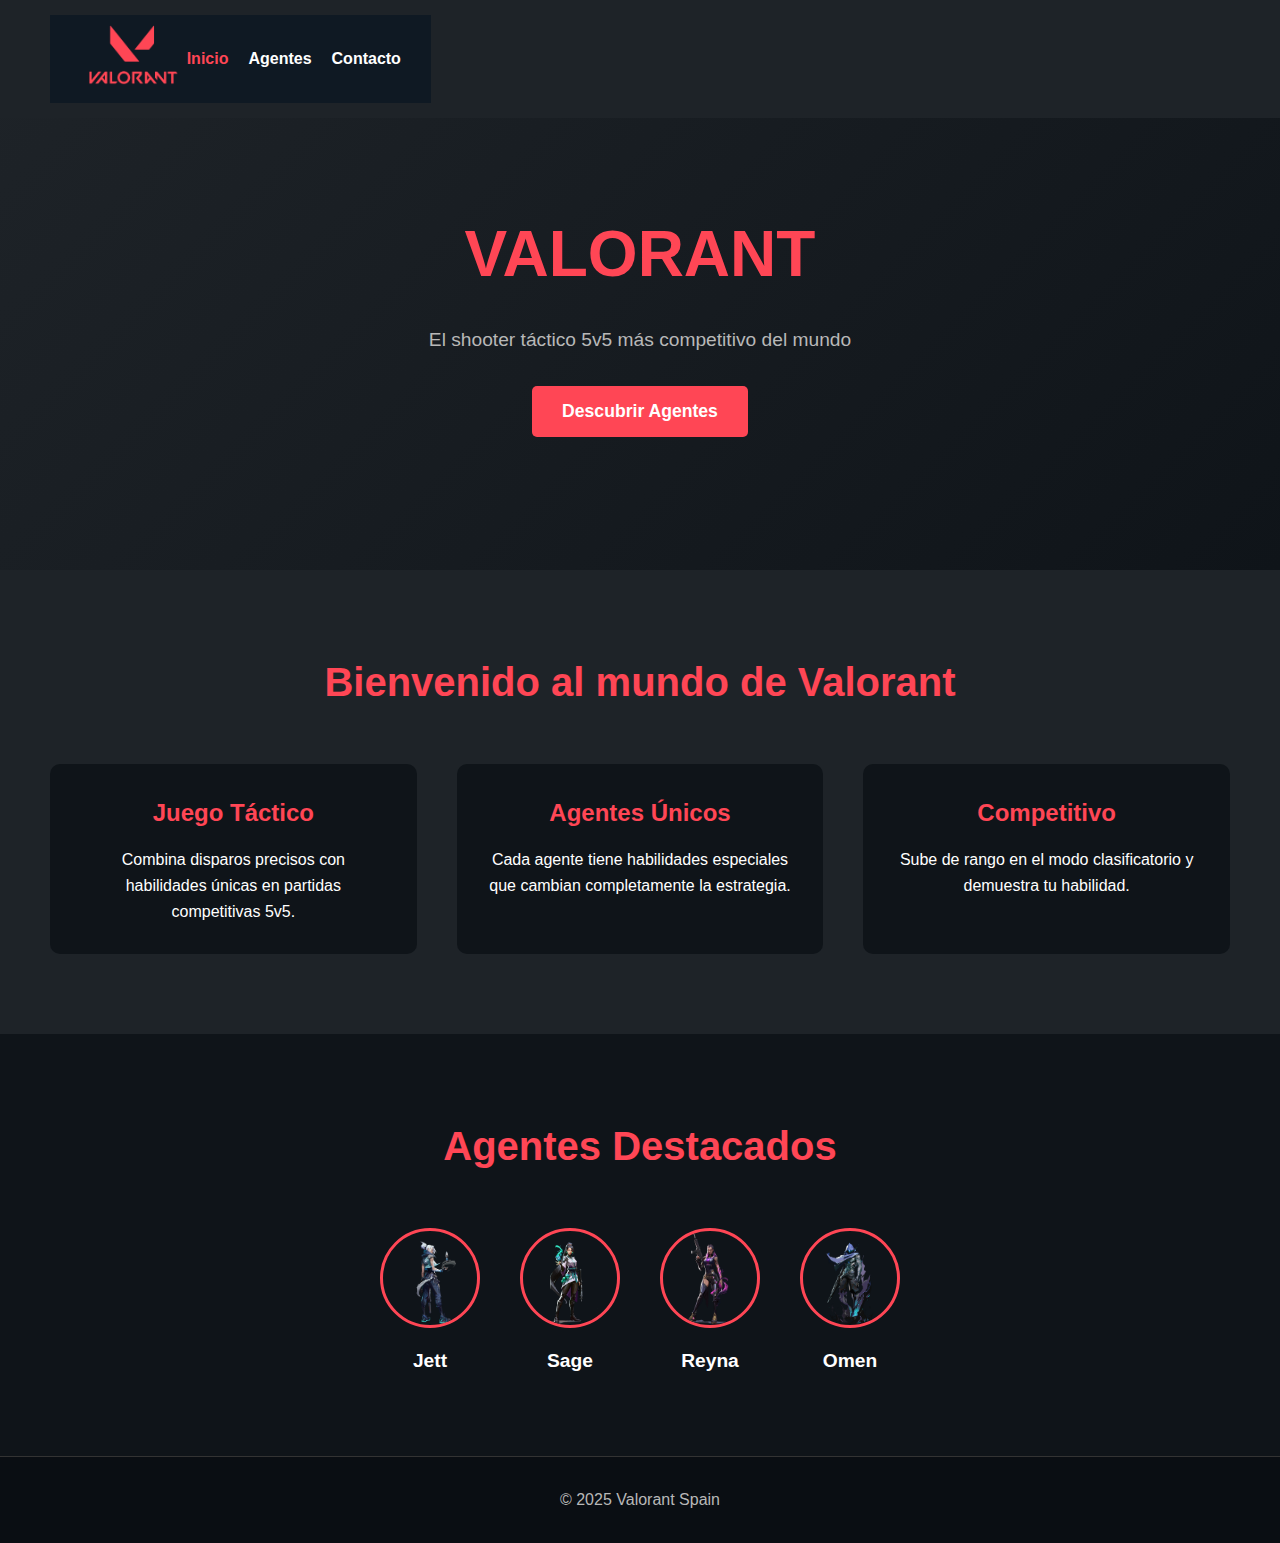
<file: index.html>
<!DOCTYPE html>
<html lang="es">
<head>
    <meta charset="UTF-8">
    <meta name="viewport" content="width=device-width, initial-scale=1.0">
    <title>Valorant Spain - Inicio</title>
    <link rel="stylesheet" href="styles.css">
</head>
<body>
    <header>
        <div class="container-header">
            <div class="logo">
                <img src="images/valorant_logo.png" alt="Valorant Logo">
            </div>
            <nav>
                <ul>
                    <li><a href="index.html" class="active">Inicio</a></li>
                    <li><a href="agentes.html">Agentes</a></li>
                    <li><a href="contacto.html">Contacto</a></li>
                </ul>
            </nav>
        </div>
    </header>

    <main>
        <section class="hero">
            <div class="hero-content">
                <h1>VALORANT</h1>
                <p>El shooter táctico 5v5 más competitivo del mundo</p>
                <button class="btn-principal">Descubrir Agentes</button>
            </div>
        </section>

        <section class="info">
            <h2>Bienvenido al mundo de Valorant</h2>
            <div class="info-grid">
                <article class="info-card">
                    <h3>Juego Táctico</h3>
                    <p>Combina disparos precisos con habilidades únicas en partidas competitivas 5v5.</p>
                </article>
                <article class="info-card">
                    <h3>Agentes Únicos</h3>
                    <p>Cada agente tiene habilidades especiales que cambian completamente la estrategia.</p>
                </article>
                <article class="info-card">
                    <h3>Competitivo</h3>
                    <p>Sube de rango en el modo clasificatorio y demuestra tu habilidad.</p>
                </article>
            </div>
        </section>

        <section class="destacados">
            <h2>Agentes Destacados</h2>
            <div class="agentes-preview">
                <div class="agente-mini">
                    <img src="images/jett.png" alt="Jett">
                    <h4>Jett</h4>
                </div>
                <div class="agente-mini">
                    <img src="images/sage.png" alt="Sage">
                    <h4>Sage</h4>
                </div>
                <div class="agente-mini">
                    <img src="images/reyna.png" alt="Reyna">
                    <h4>Reyna</h4>
                </div>
                <div class="agente-mini">
                    <img src="images/omen.png" alt="Omen">
                    <h4>Omen</h4>
                </div>
            </div>
        </section>
    </main>

    <footer>
        <p>&copy; 2025 Valorant Spain</p>
    </footer>
</body>
</html>
</file>
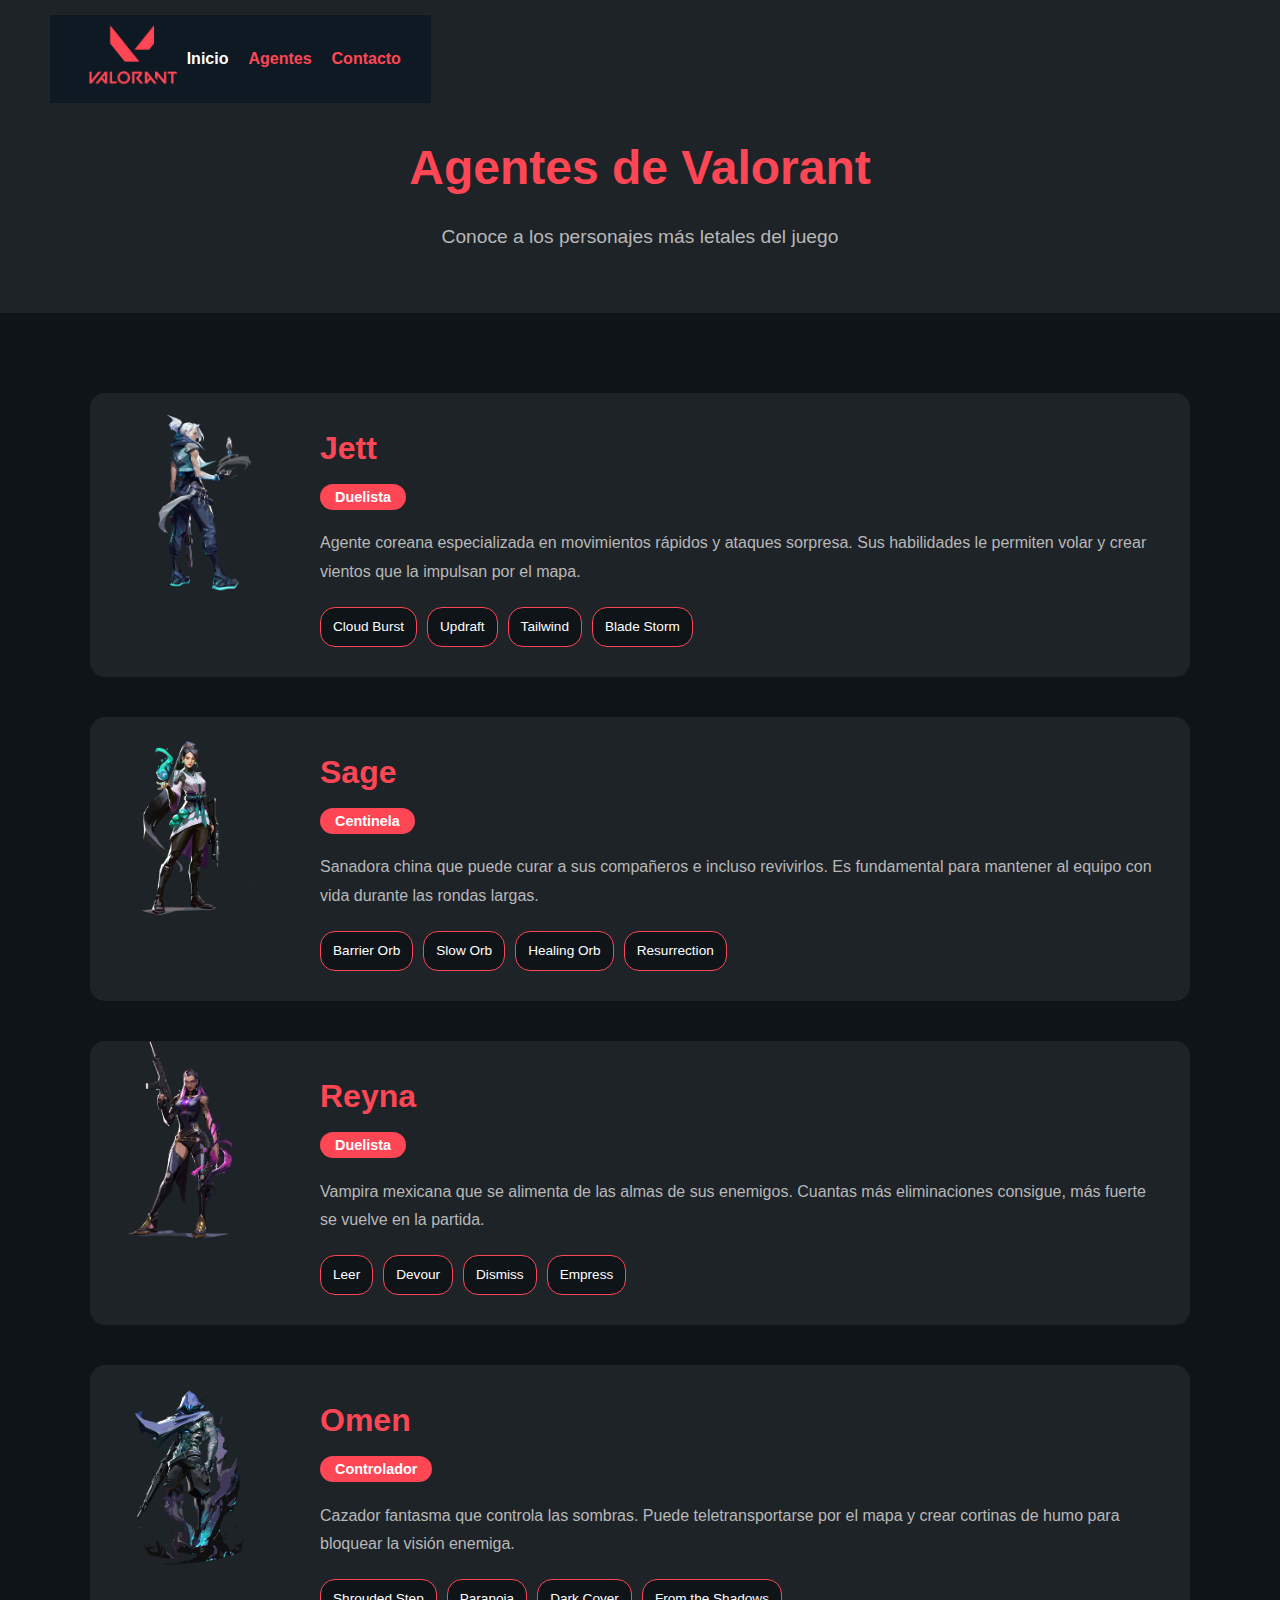
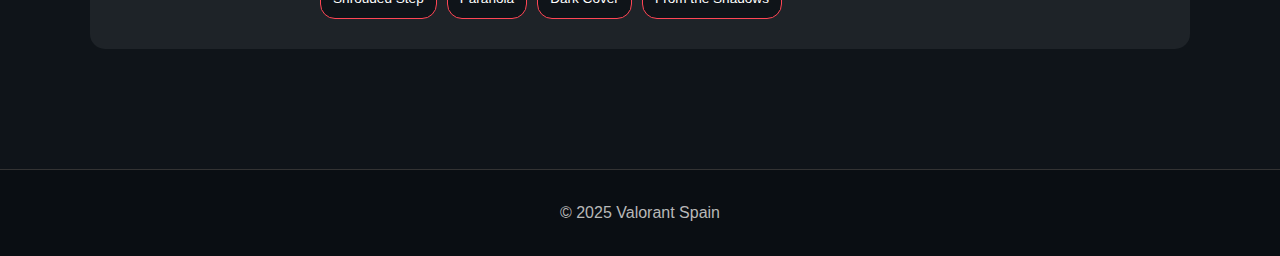
<file: agentes.html>
<!DOCTYPE html>
<html lang="es">
<head>
    <meta charset="UTF-8">
    <meta name="viewport" content="width=device-width, initial-scale=1.0">
    <title>Valorant Spain - Agentes</title>
    <link rel="stylesheet" href="styles.css">
</head>
<body>
   <header>
    <div class="container-header">
        <div class="logo">
            <img src="images/valorant_logo.png" alt="Valorant Logo">
        </div>
        <nav>
            <ul>
                <li><a href="index.html">Inicio</a></li>
                <li><a href="agentes.html" class="active">Agentes</a></li> <!-- o sin "active" en contacto -->
                <li><a href="contacto.html" class="active">Contacto</a></li> <!-- solo en contacto.html -->
            </ul>
        </nav>
    </div>
</header>

    <main>
        <section class="page-header">
            <h1>Agentes de Valorant</h1>
            <p>Conoce a los personajes más letales del juego</p>
        </section>

        <section class="agentes-completos">
            <article class="agente-card">
                <img src="images/jett.png" alt="Jett">
                <div class="agente-info">
                    <h3>Jett</h3>
                    <span class="rol">Duelista</span>
                    <p>Agente coreana especializada en movimientos rápidos y ataques sorpresa. Sus habilidades le permiten volar y crear vientos que la impulsan por el mapa.</p>
                    <div class="habilidades">
                        <span>Cloud Burst</span>
                        <span>Updraft</span>
                        <span>Tailwind</span>
                        <span>Blade Storm</span>
                    </div>
                </div>
            </article>

            <article class="agente-card">
                <img src="images/sage.png" alt="Sage">
                <div class="agente-info">
                    <h3>Sage</h3>
                    <span class="rol">Centinela</span>
                    <p>Sanadora china que puede curar a sus compañeros e incluso revivirlos. Es fundamental para mantener al equipo con vida durante las rondas largas.</p>
                    <div class="habilidades">
                        <span>Barrier Orb</span>
                        <span>Slow Orb</span>
                        <span>Healing Orb</span>
                        <span>Resurrection</span>
                    </div>
                </div>
            </article>

            <article class="agente-card">
                <img src="images/reyna.png" alt="Reyna">
                <div class="agente-info">
                    <h3>Reyna</h3>
                    <span class="rol">Duelista</span>
                    <p>Vampira mexicana que se alimenta de las almas de sus enemigos. Cuantas más eliminaciones consigue, más fuerte se vuelve en la partida.</p>
                    <div class="habilidades">
                        <span>Leer</span>
                        <span>Devour</span>
                        <span>Dismiss</span>
                        <span>Empress</span>
                    </div>
                </div>
            </article>

            <article class="agente-card">
                <img src="images/omen.png" alt="Omen">
                <div class="agente-info">
                    <h3>Omen</h3>
                    <span class="rol">Controlador</span>
                    <p>Cazador fantasma que controla las sombras. Puede teletransportarse por el mapa y crear cortinas de humo para bloquear la visión enemiga.</p>
                    <div class="habilidades">
                        <span>Shrouded Step</span>
                        <span>Paranoia</span>
                        <span>Dark Cover</span>
                        <span>From the Shadows</span>
                    </div>
                </div>
            </article>
        </section>
    </main>

    <footer>
        <p>&copy; 2025 Valorant Spain</p>
    </footer>
</body>
</html>
</file>
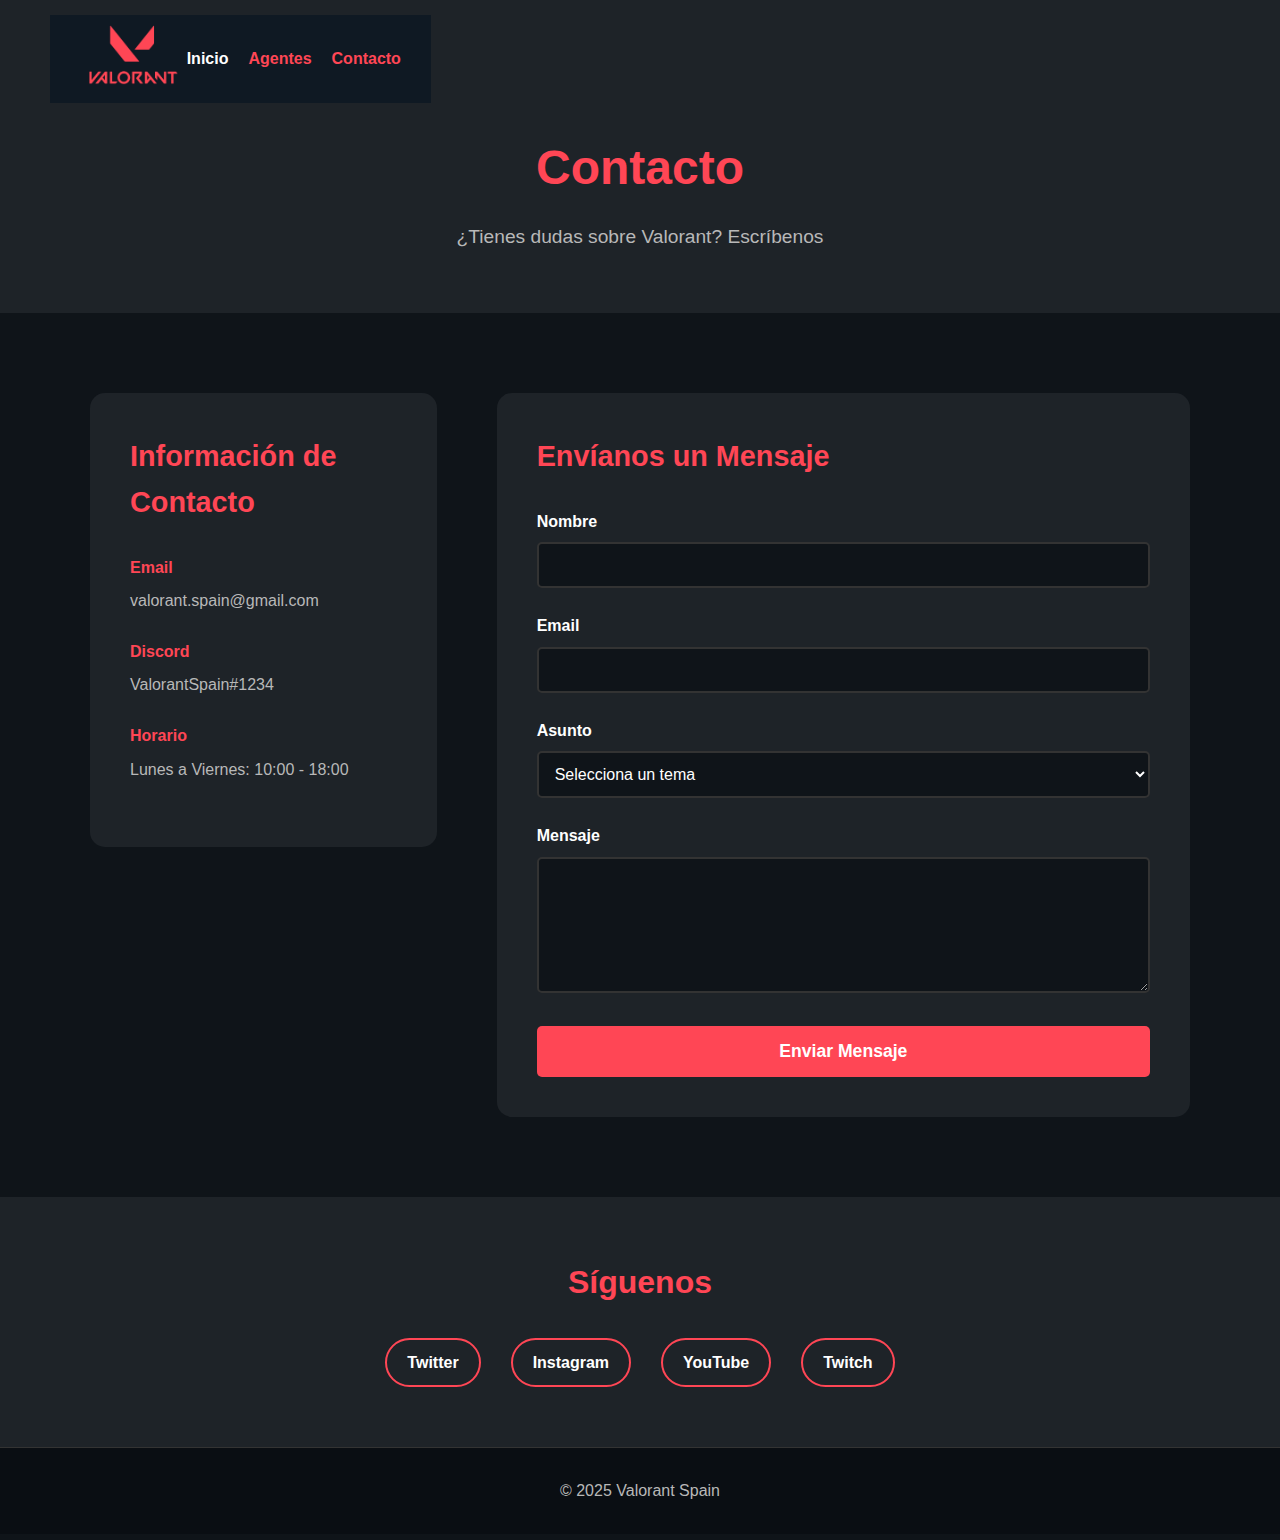
<file: contacto.html>
<!DOCTYPE html>
<html lang="es">
<head>
    <meta charset="UTF-8">
    <meta name="viewport" content="width=device-width, initial-scale=1.0">
    <title>Valorant Spain - Contacto</title>
    <link rel="stylesheet" href="styles.css">
</head>
<body>
   <header>
    <div class="container-header">
        <div class="logo">
            <img src="images/valorant_logo.png" alt="Valorant Logo">
        </div>
        <nav>
            <ul>
                <li><a href="index.html">Inicio</a></li>
                <li><a href="agentes.html" class="active">Agentes</a></li> <!-- o sin "active" en contacto -->
                <li><a href="contacto.html" class="active">Contacto</a></li> <!-- solo en contacto.html -->
            </ul>
        </nav>
    </div>
</header>

    <main>
        <section class="page-header">
            <h1>Contacto</h1>
            <p>¿Tienes dudas sobre Valorant? Escríbenos</p>
        </section>

        <section class="contacto-contenido">
            <div class="contacto-info">
                <h3>Información de Contacto</h3>
                <div class="info-item">
                    <h4>Email</h4>
                    <p>valorant.spain@gmail.com</p>
                </div>
                <div class="info-item">
                    <h4>Discord</h4>
                    <p>ValorantSpain#1234</p>
                </div>
                <div class="info-item">
                    <h4>Horario</h4>
                    <p>Lunes a Viernes: 10:00 - 18:00</p>
                </div>
            </div>

            <div class="formulario-contacto">
                <h3>Envíanos un Mensaje</h3>
                <form>
                    <div class="campo">
                        <label for="nombre">Nombre</label>
                        <input type="text" id="nombre" name="nombre" required>
                    </div>
                    
                    <div class="campo">
                        <label for="email">Email</label>
                        <input type="email" id="email" name="email" required>
                    </div>
                    
                    <div class="campo">
                        <label for="asunto">Asunto</label>
                        <select id="asunto" name="asunto">
                            <option value="">Selecciona un tema</option>
                            <option value="gameplay">Ayuda con Gameplay</option>
                            <option value="agentes">Consulta sobre Agentes</option>
                            <option value="tecnico">Problema Técnico</option>
                            <option value="otro">Otro</option>
                        </select>
                    </div>
                    
                    <div class="campo">
                        <label for="mensaje">Mensaje</label>
                        <textarea id="mensaje" name="mensaje" rows="6" required></textarea>
                    </div>
                    
                    <button type="submit" class="btn-enviar">Enviar Mensaje</button>
                </form>
            </div>
        </section>

        <section class="redes-sociales">
            <h3>Síguenos</h3>
            <div class="redes">
                <a href="#">Twitter</a>
                <a href="#">Instagram</a>
                <a href="#">YouTube</a>
                <a href="#">Twitch</a>
            </div>
        </section>
    </main>

    <footer>
        <p>&copy; 2025 Valorant Spain</p>
    </footer>
</body>
</html>
</file>
<file: styles.css>
* {
    margin: 0;
    padding: 0;
    box-sizing: border-box;
}

body {
    font-family: Arial, sans-serif;
    background-color: #0f1419;
    color: #ffffff;
    line-height: 1.6;
}

header {
    background-color: #1e2328;
    padding: 15px 0;
    position: fixed;
    width: 100%;
    top: 0;
    z-index: 100;
    display: flex;
    justify-content: space-between;
    align-items: center;
    padding: 15px 50px;
}

.logo img {
    height: 35px;
}

nav ul {
    list-style: none;
    display: flex;
    gap: 30px;
}

nav a {
    color: #ffffff;
    text-decoration: none;
    font-weight: bold;
    transition: color 0.3s;
}

nav a:hover {
    color: #ff4655;
}

nav a.active {
    color: #ff4655;
}

main {
    margin-top: 70px;
}

.hero {
    background: linear-gradient(135deg, #1e2328 0%, #0f1419 100%);
    height: 500px;
    display: flex;
    align-items: center;
    justify-content: center;
    text-align: center;
}

.hero-content h1 {
    font-size: 4rem;
    color: #ff4655;
    margin-bottom: 20px;
    animation: glow 2s infinite alternate;
}

@keyframes glow {
    from { text-shadow: 0 0 20px #ff4655; }
    to { text-shadow: 0 0 30px #ff4655, 0 0 40px #ff4655; }
}

.hero-content p {
    font-size: 1.2rem;
    margin-bottom: 30px;
    color: #b8b8b8;
}

.btn-principal {
    background-color: #ff4655;
    color: white;
    border: none;
    padding: 15px 30px;
    font-size: 1.1rem;
    font-weight: bold;
    border-radius: 5px;
    cursor: pointer;
    transition: transform 0.3s, background-color 0.3s;
}

.btn-principal:hover {
    transform: translateY(-3px);
    background-color: #e73c47;
}

.info {
    padding: 80px 50px;
    background-color: #1e2328;
}

.info h2 {
    text-align: center;
    font-size: 2.5rem;
    margin-bottom: 50px;
    color: #ff4655;
}

.info-grid {
    display: grid;
    grid-template-columns: repeat(auto-fit, minmax(300px, 1fr));
    gap: 40px;
    max-width: 1200px;
    margin: 0 auto;
}

.info-card {
    background-color: #0f1419;
    padding: 30px;
    border-radius: 10px;
    text-align: center;
    transition: transform 0.3s;
}

.info-card:hover {
    transform: translateY(-10px);
    box-shadow: 0 10px 30px rgba(255, 70, 85, 0.2);
}

.info-card h3 {
    color: #ff4655;
    font-size: 1.5rem;
    margin-bottom: 15px;
}

.destacados {
    padding: 80px 50px;
    background-color: #0f1419;
}

.destacados h2 {
    text-align: center;
    font-size: 2.5rem;
    margin-bottom: 50px;
    color: #ff4655;
}

.agentes-preview {
    display: flex;
    justify-content: center;
    gap: 40px;
    flex-wrap: wrap;
}

.agente-mini {
    text-align: center;
    transition: transform 0.3s;
}

.agente-mini:hover {
    transform: scale(1.1);
}

.agente-mini img {
    width: 100px;
    height: 100px;
    border-radius: 50%;
    border: 3px solid #ff4655;
    margin-bottom: 10px;
}

.agente-mini h4 {
    color: #ffffff;
    font-size: 1.2rem;
}

.page-header {
    background-color: #1e2328;
    padding: 60px 50px;
    text-align: center;
}

.page-header h1 {
    font-size: 3rem;
    color: #ff4655;
    margin-bottom: 15px;
}

.page-header p {
    font-size: 1.2rem;
    color: #b8b8b8;
}

.agentes-completos {
    padding: 80px 50px;
    max-width: 1200px;
    margin: 0 auto;
}

.agente-card {
    background-color: #1e2328;
    margin-bottom: 40px;
    border-radius: 15px;
    overflow: hidden;
    display: flex;
    transition: transform 0.3s;
}

.agente-card:hover {
    transform: translateX(10px);
    box-shadow: 0 10px 30px rgba(255, 70, 85, 0.3);
}

.agente-card img {
    width: 200px;
    height: 200px;
    object-fit: cover;
}

.agente-info {
    padding: 30px;
    flex: 1;
}

.agente-info h3 {
    font-size: 2rem;
    color: #ff4655;
    margin-bottom: 10px;
}

.rol {
    background-color: #ff4655;
    color: white;
    padding: 5px 15px;
    border-radius: 20px;
    font-size: 0.9rem;
    font-weight: bold;
}

.agente-info p {
    margin: 20px 0;
    color: #b8b8b8;
    line-height: 1.8;
}

.habilidades {
    display: flex;
    gap: 10px;
    flex-wrap: wrap;
}

.habilidades span {
    background-color: #0f1419;
    color: #ffffff;
    padding: 8px 12px;
    border-radius: 15px;
    font-size: 0.85rem;
    border: 1px solid #ff4655;
}

.contacto-contenido {
    padding: 80px 50px;
    display: grid;
    grid-template-columns: 1fr 2fr;
    gap: 60px;
    max-width: 1200px;
    margin: 0 auto;
}

.contacto-info {
    background-color: #1e2328;
    padding: 40px;
    border-radius: 15px;
    height: fit-content;
}

.contacto-info h3 {
    color: #ff4655;
    font-size: 1.8rem;
    margin-bottom: 30px;
}

.info-item {
    margin-bottom: 25px;
}

.info-item h4 {
    color: #ff4655;
    margin-bottom: 8px;
}

.info-item p {
    color: #b8b8b8;
}

.formulario-contacto {
    background-color: #1e2328;
    padding: 40px;
    border-radius: 15px;
}

.formulario-contacto h3 {
    color: #ff4655;
    font-size: 1.8rem;
    margin-bottom: 30px;
}

.campo {
    margin-bottom: 25px;
}

.campo label {
    display: block;
    margin-bottom: 8px;
    color: #ffffff;
    font-weight: bold;
}

.campo input,
.campo select,
.campo textarea {
    width: 100%;
    padding: 12px;
    border: 2px solid #333;
    border-radius: 5px;
    background-color: #0f1419;
    color: #ffffff;
    font-size: 1rem;
}

.campo input:focus,
.campo select:focus,
.campo textarea:focus {
    outline: none;
    border-color: #ff4655;
}

.btn-enviar {
    background-color: #ff4655;
    color: white;
    border: none;
    padding: 15px 30px;
    font-size: 1.1rem;
    font-weight: bold;
    border-radius: 5px;
    cursor: pointer;
    width: 100%;
    transition: background-color 0.3s;
}

.btn-enviar:hover {
    background-color: #e73c47;
}

.redes-sociales {
    padding: 60px 50px;
    background-color: #1e2328;
    text-align: center;
}

.redes-sociales h3 {
    color: #ff4655;
    font-size: 2rem;
    margin-bottom: 30px;
}

.redes {
    display: flex;
    justify-content: center;
    gap: 30px;
}

.redes a {
    color: #ffffff;
    text-decoration: none;
    font-weight: bold;
    padding: 10px 20px;
    border: 2px solid #ff4655;
    border-radius: 25px;
    transition: all 0.3s;
}

.redes a:hover {
    background-color: #ff4655;
    color: #ffffff;
    transform: translateY(-3px);
}

footer {
    background-color: #0a0e13;
    padding: 30px;
    text-align: center;
    color: #b8b8b8;
    border-top: 1px solid #333;
}

@media (max-width: 768px) {
    header {
        flex-direction: column;
        gap: 15px;
        padding: 15px 20px;
    }

    nav ul {
        flex-direction: column;
        gap: 15px;
        text-align: center;
    }

    main {
        margin-top: 120px;
    }

    .hero-content h1 {
        font-size: 2.5rem;
    }

    .info,
    .destacados {
        padding: 50px 20px;
    }

    .info-grid {
        grid-template-columns: 1fr;
        gap: 30px;
    }

    .agentes-preview {
        gap: 20px;
    }

    .page-header {
        padding: 40px 20px;
    }

    .page-header h1 {
        font-size: 2.2rem;
    }

    .agentes-completos {
        padding: 50px 20px;
    }

    .agente-card {
        flex-direction: column;
    }

    .agente-card img {
        width: 100%;
        height: 250px;
    }

    .contacto-contenido {
        grid-template-columns: 1fr;
        gap: 40px;
        padding: 50px 20px;
    }

    .redes {
        flex-direction: column;
        align-items: center;
    }
}

@media (max-width: 480px) {
    .hero-content h1 {
        font-size: 2rem;
    }

    .hero-content p {
        font-size: 1rem;
    }

    .agente-mini img {
        width: 80px;
        height: 80px;
    }

    .info-card,
    .contacto-info,
    .formulario-contacto {
        padding: 25px;
    }
}

/* Estilos para el header */
.container-header {
    display: flex;
    justify-content: space-between;
    align-items: center;
    padding: 10px 30px;
    background-color: #0f1923;
}

.logo img {
    height: 60px; /* o usa width: 120px si prefieres */
    object-fit: contain;
}

nav ul {
    list-style: none;
    display: flex;
    gap: 20px;
    margin: 0;
    padding: 0;
}

nav ul li a {
    color: white;
    text-decoration: none;
    font-weight: bold;
}

nav ul li a.active {
    color: #ff4655;
}
</file>
